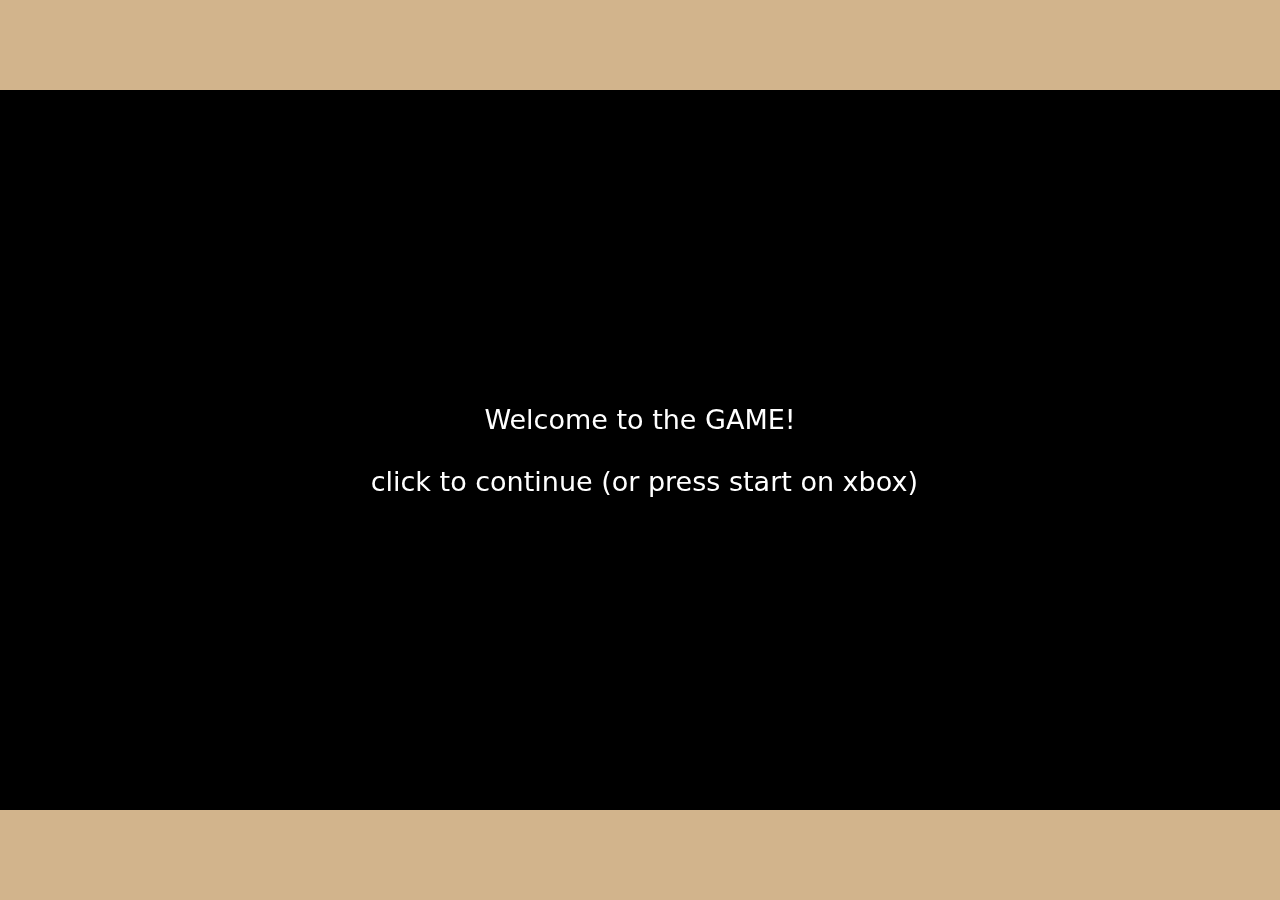
<file: games/platformer1/index.html>
<!DOCTYPE html>
<html>
  <head>
    <title>The Platformer</title>
    <link rel="shortcut icon" type="image/png" href="assets/icon.png">
  </head>
  <script>
    document.addEventListener('contextmenu', event => event.preventDefault());
    document.onkeydown = function (event) {
    if (event.keyCode == 123) {
        return false;}}
    document.addEventListener('keydown', function(event) {
    if (event.shiftKey) {
        return false;}});
// Audio
bg_music = new Audio('assets/audio/main music.ogg')
bg_music.loop = true
death = new Audio('assets/audio/death.mp3')
complete = new Audio('assets/audio/LevelDone.mp3')
click = new Audio('assets/audio/lever.ogg')
tutorialPop = new Audio('assets/audio/pop.ogg')
seperateAudio = new Audio('assets/audio/seperateAudio.mp3')
  </script>
<script>
if(/Android/i.test(navigator.userAgent)) {
  console.log("On android");
} else if(/webOS|BlackBerry|IEMobile|Opera Mini/i.test(navigator.userAgent)) {
  console.log("Not supported");
} else {
  console.log("On desktop");
}
</script>

<script src="taptapir/taptapir.js"></script>
<script src="taptapir/taptapir_gamepad.js"></script>
<script type="text/javascript">
True = true;
False = false;
ASSETS_FOLDER = 'assets/';
set_orientation('landscape');
set_background_color("rgb(210,180,140)");
set_window_color("rgb(23,23,23)");
set_scale(0x1);
distance_2d = distance;
function EditorCamera() {
  editorMode = True;
}
jumping = False;
canMove = False;
canJump = True;
hiddenbuttoncounter = 0x0;
collider_objects = [];
moving_blocks = [];
laserbeams = [];
levers = [];
gravity = 0x0;
velocity = 0x0;
speed = 0.005;
movingBlockSpeed = 0.002;
groundLevel = 0x0;
// Delta time for framerate independence
lastTime = performance.now();
deltaTime = 0;
collidingLeft = False;
collidingRight = False;
startLevel = False;
editorMode = False;
FinishedLevelOne = False;
FinishedLevelTwo = False;
FinishedLevelThree = False;
TutorialJump = True;
cameFromLevel1 = False;
cameFromLevel2 = False;
cameFromLevel3 = False;
TutorialCompleteExist = False;
function Block(_0x1551cf = 0x0, _0x24d49e = 0x0, _0x54764c = "textures/grass_side.png") {
  block = new Entity({
    'x': _0x1551cf,
    'y': _0x24d49e,
    'z': player.z,
    'texture': _0x54764c,
    'scale': 0.05,
    'ypos': _0x24d49e + 0.05
  });
  collider_objects.push(block);
  return block;
}
function Moving_Block(_0xb4d644 = 0x0, _0xa0bfde = 0x0, _0x37cf34 = 0.8, _0x270892 = 1.2, _0x5c7dd5 = "textures/moving_platform.png") {
  moving_block = new Entity({
    'x': _0xb4d644,
    'y': _0xa0bfde,
    'z': player.z,
    'texture': _0x5c7dd5,
    'scale': 0.05,
    'ypos': _0xa0bfde + 0.05,
    'fromX': _0x37cf34,
    'toX': _0x270892,
    'movingRight': True
  });
  collider_objects.push(moving_block);
  moving_blocks.push(moving_block);
  return moving_block;
}
function Laserbeam(_0x114827 = 0x0, _0x3ce197 = 0x0) {
  laserHold = new Entity({
    'x': _0x114827,
    'y': _0x3ce197,
    'z': player.z,
    'color': color.gray,
    'scale': 0.05,
    'z': -0x1
  });
  laserbeam = new Entity({
    'x': _0x114827 - 0.0005,
    'y': _0x3ce197 - 0.1465,
    'scale': [0.025, 0.25],
    'color': color.red,
    'z': 0x1
  });
  collider_objects.push(laserHold);
  laserbeams.push(laserbeam);
  laserbeam;
  return laserHold;
}
function LaserbeamFunc() {
  for (var _0xea93f8 of laserbeams) {
    if (player.x <= _0xea93f8.x + 0.025 && player.x >= _0xea93f8.x - 0.025 && player.y <= _0xea93f8.y + 0.12 && player.y >= _0xea93f8.y - 0.12 && _0xea93f8.alpha == 0x1) {
      deathFunc();
    }
  }
}
function disabled() {
  for (var _0x31fdb3 of laserbeams) {
    _0x31fdb3.alpha = 0x0;
  }
  after(0x1, function () {
    enabled();
  });
}
function enabled() {
  for (var _0x4bdce6 of laserbeams) {
    _0x4bdce6.alpha = 0x1;
  }
  after(0x1, function () {
    disabled();
  });
}
enabled();
new Entity({
  'update': LaserbeamFunc,
  'x': -0x98967f
});
function Lever(_0x4c58f9 = 0x0, _0x4c09de = 0.15) {
  lever = new Entity({
    'flipped': False,
    'x': _0x4c58f9,
    'y': _0x4c09de,
    'texture': "textures/lever_on.png",
    'scale': [0.035, 0.06]
  });
  levers.push(lever);
  return levers;
}
function LeverUpdate() {
  for (var _0x1ceae1 of levers) {
    dist = distance_2d(player.xy, _0x1ceae1.xy);
    if (dist <= 0.045 && key == 'e') {
      _0x1ceae1.flipped = !_0x1ceae1.flipped;
      click.pause();
      click.currentTime = 0x0;
      click.play();
    }
    if (_0x1ceae1.flipped === True) {
      _0x1ceae1.texture = 'textures/lever_on.png';
    } else {
      _0x1ceae1.texture = "textures/lever_off.png";
    }
  }
}
new Entity({
  'input': LeverUpdate,
  'x': 0xde0b6b3a7640000
});
function update() {
  // Calculate delta time for framerate independence
  const currentTime = performance.now();
  deltaTime = Math.min((currentTime - lastTime) / 16.67, 4); // Normalize to 60fps, cap at 4x speed
  lastTime = currentTime;
  
  if (hiddenbuttoncounter === 0x3) {
    hiddenbuttoncounter += 0x1;
    glitch = new Entity({
      'texture': "textures/regular sus.gif",
      'parent': camera
    });
    bg_music.pause();
    seperateAudio.play();
    canMove = False;
    canJump = False;
    after(0x1b, function () {
      bg_music.play();
      canMove = True;
      canJump = True;
    });
  }
  speed = 0.005;
  ground = groundLevel;
  deaths_text.text = "Deaths: " + deaths;
  sky.x = camera.x * 0x1;
  sky.y = camera.y * 0x1;
  if (!editorMode) {
    camera.x = lerp(camera.x, player.x, 0.025 * deltaTime);
    camera.y = lerp(camera.y, player.y + 0.2, 0.025 * deltaTime);
  }
  for (var _0x1ee185 of collider_objects) {
    if (player.x >= _0x1ee185.x - 0.05 && player.x <= _0x1ee185.x && player.y === _0x1ee185.y && player.y >= _0x1ee185.y + 0.5) {
      collidingRight = True;
    } else {
      after(0.1, function () {
        collidingRight = False;
      });
    }
    if (player.x <= _0x1ee185.x + 0.05 && player.x >= _0x1ee185.x && player.y === _0x1ee185.y) {
      collidingLeft = True;
    }
    if (_0x1ee185.x > 0x0) {
      if (player.y >= _0x1ee185.ypos && player.x >= _0x1ee185.x - 0.042 && player.x <= _0x1ee185.x + 0.042) {
        ground = max(ground, _0x1ee185.ypos);
      }
    } else if (_0x1ee185.x < 0x0) {
      if (player.y >= _0x1ee185.ypos && player.x <= _0x1ee185.x + 0.042 && player.x >= _0x1ee185.x - 0.042) {
        ground = max(ground, _0x1ee185.ypos);
      }
    } else {
      ground = max(ground, 0x0);
    }
    if (held_keys.a) {
      collidingRight = False;
    }
  }
  if (editorMode) {
    if (held_keys.w) {
      camera.y += speed * deltaTime;
    }
    if (held_keys.a) {
      camera.x -= speed * deltaTime;
    }
    if (held_keys.s) {
      camera.y -= speed * deltaTime;
    }
    if (held_keys.d) {
      camera.x += speed * deltaTime;
    }
  }
  if (held_keys.d && canMove && !collidingRight && !editorMode || held_keys["gamepad dpad right"] && canMove && !collidingRight && !editorMode) {
    player.x += speed * deltaTime;
    collidingLeft = False;
    player.texture = textureHolder1.texture;
  }
  if (held_keys.a && canMove && !collidingLeft && !editorMode || held_keys["gamepad dpad left"] && canMove && !collidingRight && !editorMode) {
    player.x -= speed * deltaTime;
    collidingRight = False;
    player.texture = textureHolder2.texture;
  }
  if (velocity <= 0x0) {
    if (player.y >= ground) {
      gravity += 0.00035 * deltaTime;
      player.y -= (0.0007 + gravity) * deltaTime;
    }
    if (player.y <= ground) {
      jumping = False;
      player.y = ground;
    }
  }
  if (velocity > 0x0) {
    player.y += (velocity / 0x3c) * deltaTime;
    velocity -= 0.1 * deltaTime;
  }
  if (startLevel === True) {
    player.x = blockOne.x;
    player.y = blockOne.y + 0.05;
    startLevel = False;
  }
  if (player.y === 0x0) {
    deathFunc();
  }
  for (var _0x28b557 of moving_blocks) {
    if (player.x >= _0x28b557.x - 0.025 && player.x <= _0x28b557.x + 0.025 && player.y >= _0x28b557.y - 0.05 && player.y <= _0x28b557.y + 0.05) {
      if (player.y <= _0x28b557.y + 0.05) {
        player.x = _0x28b557.x;
      }
    }
  }
  for (var _0x28b557 of moving_blocks) {
    if (_0x28b557.x >= _0x28b557.toX) {
      _0x28b557.movingRight = False;
    }
    if (_0x28b557.x <= _0x28b557.fromX) {
      _0x28b557.movingRight = True;
    }
    if (_0x28b557.movingRight) {
      if (_0x28b557.x <= _0x28b557.toX) {
        _0x28b557.x += movingBlockSpeed * deltaTime;
      }
    }
    if (!_0x28b557.movingRight) {
      if (_0x28b557.x >= _0x28b557.fromX) {
        _0x28b557.x -= movingBlockSpeed * deltaTime;
      }
    }
  }
}
function deathFunc() {
  startLevel = True;
  deaths += 0x1;
  death.pause();
  death.currentTime = 0x0;
  death.play();
}
function JumpFunc() {
  if (!editorMode && !jumping && canJump) {
    ground = player.y;
    velocity = 1.2;
    gravity = 0x0;
    jumping = True;
    if (!TutorialJump) {
      TutorialJump = True;
      if (/Android|iPhone|iPad|iPod/i.test(navigator.userAgent)) {
        MobileTutorial2();
      } else {
        ComputerTutorial2();
      }
    }
  }
}
player = new Entity({
  'texture': "textures/player_right.png",
  'scale': 0.05
});
// Initialize delta time
lastTime = performance.now();
textureHolder1 = new Entity({
  'scale': 0.1,
  'x': 0xe8d4a50fff,
  'texture': "textures/player_right.png"
});
textureHolder2 = new Entity({
  'scale': 0.1,
  'x': 0xe8d4a50fff,
  'texture': "textures/player_left.png"
});
sky = new Entity({
  'texture': "textures/sky.png",
  'scale': [1.8, 1.005],
  'z': 0xa
});
deaths = 0x0;
deaths_text = new Text({
  'parent': camera,
  'text_origin': [0x0, 0x0],
  'scale': 0.75,
  'y': 0.4,
  'text_size': 0x5,
  'text_color': color.white
});
function Tutorial() {
  canMove = True;
  startLevel = True;
  blockOne = Block(x = 0.1, y = 0.15);
}
function level1() {
  canMove = True;
  startLevel = True;
  after(0x14, function () {
    hiddenButtonOne = new Button({
      'x': 0x0,
      'y': 0.25,
      'scale': 0.05,
      'color': color.gray,
      'parent': scene,
      'alpha': 0.25
    });
    cameFromLevel1 = True;
    hiddenButtonOne.on_click = function () {
      tutorialPop.play();
      hiddenbuttoncounter += 0x1;
      destroy(hiddenButtonOne);
    };
  });
  blockOne = Block(x = 0.1, y = 0.15);
  blockTwo = Block(x = 0.2, y = 0.2);
  blockThree = Block(x = 0.3, y = 0.2);
  blockFour = Block(x = 0.4, y = 0.3);
  blockFive = Block(x = 0.5, y = 0.35);
  blockSix = Block(x = 0.7, y = 0.3);
  movingBlockOne = Moving_Block(x = 0.75, y = 0.3, fromX = 0.75, toX = 1.2);
  blockSeven = Block(x = 1.25, y = 0.3);
  movingBlockTwo = Moving_Block(x = 1.3, y = 0.4, fromX = 1.3, toX = 1.6);
  blockEight = Block(x = 1.65, y = 0.35);
  blockNine = Block(x = 1.75, y = 0.35);
  finishFlag = new Entity({
    'scale': [0.05, 0.1],
    'texture': "textures/finish.png",
    'x': 1.75,
    'y': 0.425,
    'update': flag
  });
}
function flag() {
  dist = distance_2d(player.xy, finishFlag.xy);
  if (dist <= 0.03 && FinishedLevelOne === False) {
    l1.enabled = True;
    FinishedLevelOne = True;
    currentLevel = 0x2;
    localStorage.setItem("curentLevel", currentLevel);
    bg_music.pause();
    bg_music.currentTime = 0x0;
    complete.play();
    destroy(finishFlag);
    after(0x3, function () {
      bg_music.play();
    });
    for (var _0x5b1f29 of collider_objects) {
      destroy(_0x5b1f29);
    }
    for (var _0x1e6062 of moving_blocks) {
      destroy(_0x1e6062);
    }
  }
}
function level2() {
  if (cameFromLevel1) {
    destroy(hiddenButtonOne);
  }
  canMove = True;
  startLevel = True;
  after(0x14, function () {
    cameFromLevel2 = True;
    hiddenButtonTwo = new Button({
      'x': 0.55,
      'y': 0.6,
      'scale': 0.05,
      'color': color.gray,
      'parent': scene,
      'alpha': 0.25
    });
    hiddenButtonTwo.on_click = function () {
      tutorialPop.play();
      hiddenbuttoncounter += 0x1;
      destroy(hiddenButtonTwo);
    };
  });
  blockOne = Block(x = 0.1, y = 0.15);
  blockTwo = Block(x = 0.23, y = 0.26);
  blockThree = Block(x = 0.35, y = 0.35);
  laserOne = Laserbeam(x = 0.16, y = 0.55);
  movingBlockOne = Moving_Block(x = 0.4, y = 0.35, fromX = 0.4, toX = 0.7);
  blockFour = Block(x = 0.75, y = 0.35);
  laserTwo = Laserbeam(x = 0.8, y = 0.6);
  blockFive = Block(x = 0.85, y = 0.35);
  blockSix = Block(x = 0x1, y = 0.4);
  movingBlockTwo = Moving_Block(x = 1.05, y = 0.45, fromX = 1.05, toX = 1.3);
  blockSeven = Block(x = 1.35, y = 0.45);
  L2finishFlag = new Entity({
    'scale': [0.05, 0.1],
    'texture': "textures/finish.png",
    'x': 1.35,
    'y': 0.525,
    'update': flag2
  });
}
function flag2() {
  dist = distance(player.xy, L2finishFlag.xy);
  if (dist <= 0.028) {
    destroy(L2finishFlag);
    currentLevel = 0x3;
    localStorage.setItem('curentLevel', currentLevel);
    l2.enabled = True;
    bg_music.pause();
    bg_music.currentTime = 0x0;
    complete.play();
    after(0x3, function () {
      bg_music.play();
    });
    for (var _0x451ecf of collider_objects) {
      destroy(_0x451ecf);
    }
    for (var _0x36231f of moving_blocks) {
      destroy(_0x36231f);
    }
    for (var _0x5d355b of laserbeams) {
      destroy(_0x5d355b);
    }
  }
}
function level3() {
  if (cameFromLevel2) {
    destroy(hiddenButtonTwo);
  }
  canMove = True;
  startLevel = True;
  after(0x14, function () {
    cameFromLevel3 = True;
    hiddenButtonThree = new Button({
      'x': 0.75,
      'y': 0.8,
      'scale': 0.05,
      'color': color.gray,
      'parent': scene,
      'alpha': 0.25
    });
    hiddenButtonThree.on_click = function () {
      tutorialPop.play();
      hiddenbuttoncounter += 0x1;
      destroy(hiddenButtonThree);
    };
  });
  blockOne = Block(x = 0.1, y = 0.15);
  blockTwo = Block(x = 0.25, y = 0.25);
  movingBlockOne = Moving_Block(x = 0.3, y = 0.3, fromX = 0.3, toX = 0.5);
  blockThree = Block(x = 0.6, y = 0.4);
  laserOne = Laserbeam(x = 0.65, y = 0.65);
  blockFour = Block(x = 0.7, y = 0.5);
  laserTwo = Laserbeam(x = 0.75, y = 0.75);
  blockFive = Block(x = 0.8, y = 0.5);
  blockSix = Block(x = 0.95, y = 0.6);
  blockSeven = Block(x = 0x1, y = 0.6);
  L3finishFlag = new Entity({
    'scale': [0.05, 0.1],
    'texture': "textures/finish.png",
    'x': 0x1,
    'y': 0.675,
    'update': flag3
  });
}
function flag3() {
  dist = distance(player.xy, L3finishFlag.xy);
  if (dist <= 0.028) {
    destroy(L3finishFlag);
    currentLevel = 0x4;
    localStorage.setItem("curentLevel", currentLevel);
    l3.enabled = True;
    bg_music.pause();
    bg_music.currentTime = 0x0;
    complete.play();
    after(0x3, function () {
      bg_music.play();
    });
    for (var _0x2b1376 of collider_objects) {
      destroy(_0x2b1376);
    }
    for (var _0x9f1d08 of moving_blocks) {
      destroy(_0x9f1d08);
    }
    for (var _0x5e9764 of laserbeams) {
      destroy(_0x5e9764);
    }
  }
}
function levelFinished() {
  if (cameFromLevel3) {
    destroy(hiddenButtonThree);
  }
  canMove = True;
  startLevel = True;
  blockOne = Block(x = 0.1, y = 0.15);
  blockTwo = Block(x = 0.15, y = 0.15);
  blockThree = Block(x = 0.2, y = 0.15);
  blockFour = Block(x = 0.25, y = 0.15);
  movingPlatformOne = Moving_Block(x = 0.3, y = 0.15, fromX = 0.3, toX = 0.9);
  blockThree = Block(x = 0.9, y = 0.2);
  tutorialPop.play();
  lf1 = new Text({
    'text': "Congrats! You finished!",
    'color': color.clear,
    'parent': camera,
    'y': -0.25,
    'x': 0.3
  });
  after(0x2, function () {
    destroy(lf1);
    tutorialPop.play();
    lf2 = new Text({
      'text': "Thanks for playing!",
      'color': color.clear,
      'parent': camera,
      'y': -0.25,
      'x': 0.3
    });
    after(0xa, function () {
      destroy(lf2);
      currentLevel = 0x0;
      localStorage.setItem("Interacted", '1');
      window.parent.postMessage("user-interacted", '*');
      localStorage.setItem("curentLevel", currentLevel);
      location.reload();
    });
  });
}
currentLevel = localStorage.getItem("curentLevel");
if (currentLevel === null) {
  currentLevel = 0x0;
  localStorage.setItem("curentLevel", currentLevel);
  location.reload();
}
startGame = new Button({
  'scale': 0x3,
  'color': color.black,
  'text_color': "white",
  'text': "Click to start! (or press start on xbox)",
  'z': -0x9
});
startGame.enabled = False;
startGame.on_click = function () {
  startGame.enabled = False;
  bg_music.play();
};
if (currentLevel === '0') {
  Tutorial();
}
if (currentLevel === '1') {
  level1();
  startGame.enabled = True;
}
if (currentLevel === '2') {
  level2();
  print("loaded level 2");
  startGame.enabled = True;
}
if (currentLevel === '3') {
  level3();
  startGame.enabled = True;
}
if (currentLevel === '4') {
  levelFinished();
}
eVar = False;
function MobileTutorial() {
  tutorialPop.play();
  tut1 = new Text({
    'text': "Hi.",
    'color': color.clear,
    'parent': camera,
    'y': -0.25,
    'x': 0.3
  });
  after(0x2, function () {
    destroy(tut1);
    tutorialPop.play();
    tut2 = new Text({
      'text': "And welcome to the platformer!",
      'color': color.clear,
      'parent': camera,
      'y': -0.25,
      'x': 0.3
    });
    after(0x2, function () {
      destroy(tut2);
      tutorialPop.play();
      tut3 = new Text({
        'text': "Move the joystick up to jump!",
        'color': color.clear,
        'parent': camera,
        'y': -0.25,
        'x': 0.3
      });
      TutorialJump = False;
    });
  });
}
function MobileTutorial2() {
  destroy(tut3);
  tutorialPop.play();
  tut4 = new Text({
    'text': "Nicely done!",
    'color': color.clear,
    'parent': camera,
    'y': -0.25,
    'x': 0.3
  });
  after(0x2, function () {
    destroy(tut4);
    tutorialPop.play();
    tut5 = new Text({
      'text': "Move around by gliding the joystick left and right.",
      'color': color.clear,
      'parent': camera,
      'y': -0.25,
      'x': 0.3
    });
    blockTwo = Block(x = 0.145, y = 0.15);
    blockThree = Block(x = 0.07, y = 0.15);
    blockFour = Block(x = 0.19, y = 0.15);
    blockFive = Block(x = 0.23, y = 0.15);
    updateHandlerForMobileControlsForTutorial = new Entity({
      'alpha': 0x0,
      'update': TestMovementMobile
    });
  });
}
eggandBaconSandwich = False;
function TestMovementMobile() {
  if (mobileMoveButton.x > -0.7 || mobileMoveButton < -0.78) {
    after(0x2, function () {
      if (!eggandBaconSandwich) {
        MobileTutorial3();
        eggandBaconSandwich = True;
      }
    });
  }
}
function MobileTutorial3() {
  destroy(tut5);
  tutorialPop.play();
  tut6 = new Text({
    'text': "Nice moving, you're a natural!",
    'color': color.clear,
    'parent': camera,
    'y': -0.25,
    'x': 0.3
  });
  after(0x2, function () {
    destroy(tut6);
    tutorialPop.play();
    tut7 = new Text({
      'text': "There are a few obstacles about.",
      'color': color.clear,
      'parent': camera,
      'y': -0.25,
      'x': 0.1
    });
    after(0x2, function () {
      destroy(tut7);
      tutorialPop.play();
      tut8 = new Text({
        'text': "For example, this moving block.",
        'color': color.clear,
        'parent': camera,
        'y': -0.25,
        'x': 0.3
      });
      movingPlatformOne = Moving_Block(x = 0.3, y = 0.15, fromX = 0.3, toX = 0.5);
      after(0x3, function () {
        destroy(tut8);
        tut9 = new Text({
          'text': "That's enough about that.",
          'color': color.clear,
          'parent': camera,
          'y': -0.25,
          'x': 0.3
        });
        tutorialPop.play();
        after(0x2, function () {
          destroy(tut9);
          tut9 = new Text({
            'text': "Let's move onto the main game!",
            'color': color.clear,
            'parent': camera,
            'y': -0.25,
            'x': 0.3
          });
          after(0x2, function () {
            TutorialFlagStuff();
          });
        });
      });
    });
  });
}
function ComputerTutorial() {
  tutorialPop.play();
  tut1 = new Text({
    'text': 'Hi.',
    'color': color.clear,
    'parent': camera,
    'y': -0.25,
    'x': 0.3
  });
  after(0x2, function () {
    destroy(tut1);
    tutorialPop.play();
    tut2 = new Text({
      'text': "And welcome to the platformer!",
      'color': color.clear,
      'parent': camera,
      'y': -0.25,
      'x': 0.3
    });
    after(0x2, function () {
      destroy(tut2);
      tutorialPop.play();
      tut3 = new Text({
        'text': "Press \"spacebar\" to jump!",
        'color': color.clear,
        'parent': camera,
        'y': -0.25,
        'x': 0.3
      });
      TutorialJump = False;
    });
  });
}
function ComputerTutorial2() {
  destroy(tut3);
  tutorialPop.play();
  tut4 = new Text({
    'text': "Nicely done!",
    'color': color.clear,
    'parent': camera,
    'y': -0.25,
    'x': 0.3
  });
  after(0x2, function () {
    destroy(tut4);
    tutorialPop.play();
    tut5 = new Text({
      'text': "Move around with \"A\" and \"D\"",
      'color': color.clear,
      'parent': camera,
      'y': -0.25,
      'x': 0.3
    });
    blockTwo = Block(x = 0.145, y = 0.15);
    blockThree = Block(x = 0.07, y = 0.15);
    blockFour = Block(x = 0.19, y = 0.15);
    blockFive = Block(x = 0.23, y = 0.15);
    inputHandlerForComputerControlsForTutorial = new Entity({
      'alpha': 0x0,
      'input': TestMovementComputer
    });
  });
}
function TestMovementComputer() {
  if (key === 'a' || key === 'd' || key == "gamepad dpad left" || key == "gamepad dpad right") {
    after(0x2, function () {
      if (!eggandBaconSandwich) {
        ComputerTutorial3();
        eggandBaconSandwich = True;
      }
    });
  }
}
function ComputerTutorial3() {
  destroy(tut5);
  tutorialPop.play();
  tut6 = new Text({
    'text': "Nice moving, you're a natural!",
    'color': color.clear,
    'parent': camera,
    'y': -0.25,
    'x': 0.3
  });
  after(0x2, function () {
    destroy(tut6);
    tutorialPop.play();
    tut7 = new Text({
      'text': "There are a few obstacles about.",
      'color': color.clear,
      'parent': camera,
      'y': -0.25,
      'x': 0.1
    });
    after(0x2, function () {
      destroy(tut7);
      tutorialPop.play();
      tut8 = new Text({
        'text': "For example, this moving block.",
        'color': color.clear,
        'parent': camera,
        'y': -0.25,
        'x': 0.3
      });
      movingPlatformOne = Moving_Block(x = 0.3, y = 0.15, fromX = 0.3, toX = 0.5);
      after(0x3, function () {
        destroy(tut8);
        tut9 = new Text({
          'text': "That's enough about that.",
          'color': color.clear,
          'parent': camera,
          'y': -0.25,
          'x': 0.3
        });
        tutorialPop.play();
        after(0x2, function () {
          destroy(tut9);
          tut9 = new Text({
            'text': "Let's move onto the main game!",
            'color': color.clear,
            'parent': camera,
            'y': -0.25,
            'x': 0.3
          });
          after(0x2, function () {
            TutorialFlagStuff();
          });
        });
      });
    });
  });
}
function TutorialFlagStuff() {
  currentLevel = 0x1;
  localStorage.setItem("curentLevel", currentLevel);
  if (!eVar) {
    eVar = True;
    destroy(tut9);
    bg_music.pause();
    bg_music.currentTime = 0x0;
    complete.play();
    after(0x3, function () {
      bg_music.play();
    });
    TutorialComplete = new Button({
      'scale': 0x3,
      'color': color.black,
      'text_color': "white",
      'text': "Tutorial Completed!",
      'z': -0x9
    });
    for (var _0x4cf1bf of collider_objects) {
      destroy(_0x4cf1bf);
    }
    TutorialCompleteExist = True;
    TutorialComplete.on_click = function () {
      collider_objects = [];
      moving_blocks = [];
      level1();
      destroy(movingPlatformOne);
      destroy(TutorialComplete);
    };
  }
}
if (currentLevel === '0') {
  intro_part_1 = new Button({
    'scale': 0x3,
    'color': color.black,
    'text_color': "white",
    'text': "Welcome to the GAME!\n\n click to continue (or press start on xbox)",
    'z': -0xa
  });
  intro_part_1.on_click = function () {
    intro_part_1.enabled = False;
    set_fullscreen(True);
    intro_part_2.enabled = True;
  };
  intro_part_2 = new Button({
    'enabled': False,
    'texture': "textures/the lads.png",
    'scale': 0x2,
    'color': color.black,
    'text_color': 'white',
    'text': "A game made by RangerRhino23 and Itsbailey X3525.",
    'z': -0x9
  });
  intro_part_2.on_click = function () {
    intro_part_2.enabled = False;
    bg_music.play();
    if (/Android|iPhone|iPad|iPod/i.test(navigator.userAgent)) {
      MobileTutorial();
    } else {
      ComputerTutorial();
    }
  };
}
C1 = False;
C2 = False;
C3 = False;
C4 = False;
function input(_0x80c46) {
  if (_0x80c46 === "space" || _0x80c46 === "gamepad a") {
    JumpFunc();
  }
  if (_0x80c46 == "gamepad start") {
    if (l1.enabled && !C1) {
      l1.on_click = '';
      C1 = True;
      after(1.2, function () {
        l1.enabled = False;
        collider_objects = [];
        moving_blocks = [];
        level2();
      });
    } else {
      if (l2.enabled && !C2) {
        l2.on_click = '';
        C2 = True;
        after(1.2, function () {
          l2.enabled = False;
          collider_objects = [];
          moving_blocks = [];
          laserbeams = [];
          level3();
        });
      } else {
        if (l3.enabled && !C3) {
          l3.on_click = '';
          C3 = True;
          after(1.2, function () {
            l3.enabled = False;
            collider_objects = [];
            moving_blocks = [];
            levelFinished();
          });
        } else if (TutorialCompleteExist) {
          if (TutorialComplete.enabled && !C4) {
            C4 = True;
            after(1.2, function () {
              TutorialComplete.enabled = False;
              collider_objects = [];
              moving_blocks = [];
              level1();
              destroy(movingPlatformOne);
              destroy(TutorialComplete);
            });
          }
        }
      }
    }
    if (startGame.enabled) {
      startGame.enabled = False;
      bg_music.play();
    }
    try {
      if (intro_part_1.enabled) {
        intro_part_1.enabled = False;
        set_fullscreen(True);
        intro_part_2.enabled = True;
      }
      if (intro_part_2.enabled) {
        intro_part_2.enabled = False;
        bg_music.play();
        if (/Android|iPhone|iPad|iPod/i.test(navigator.userAgent)) {
          MobileTutorial();
        } else {
          ComputerTutorial();
        }
      }
    } catch {
      ;
    }
  }
}
l1 = new Button({
  'scale': 0x3,
  'color': color.black,
  'text_color': "white",
  'text': "Level 1 complete!\n\n click to continue (or press start on xbox)",
  'z': -0x9
});
l1.enabled = False;
l1.on_click = function () {
  l1.on_click = '';
  after(1.2, function () {
    l1.enabled = False;
    collider_objects = [];
    moving_blocks = [];
    level2();
  });
};
l2 = new Button({
  'scale': 0x3,
  'color': color.black,
  'text_color': 'white',
  'text': "Level 2 complete!\n\n click to continue (or press start on xbox)",
  'z': -0x9
});
l2.enabled = False;
l2.on_click = function () {
  l2.on_click = '';
  after(1.2, function () {
    l2.enabled = False;
    collider_objects = [];
    moving_blocks = [];
    laserbeams = [];
    level3();
  });
};
l3 = new Button({
  'scale': 0x3,
  'color': color.black,
  'text_color': "white",
  'text': "Level 3 complete!\n\n click to continue (or press start on xbox)",
  'z': -0x9
});
l3.enabled = False;
l3.on_click = function () {
  l3.on_click = '';
  after(1.2, function () {
    l3.enabled = False;
    collider_objects = [];
    moving_blocks = [];
    levelFinished();
  });
};
mobileMoveLeft = False;
mobileMoveRight = False;
function MobileControlsFunc() {
  if (mobileMoveButton.y > -0.16) {
    mobileMoveButton.y = -0.16;
    JumpFunc();
  }
  if (mobileMoveButton.y < -0.3) {
    mobileMoveButton.y = -0.3;
  }
  if (mobileMoveButton.x >= mobileMoveButtonLeft.x - 0.2) {
    mobileMoveButton.x = mobileMoveButtonLeft.x - 0.2;
  }
  if (mobileMoveButton.x > -0.7) {
    player.x += speed * deltaTime;
    collidingLeft = False;
    player.texture = textureHolder1.texture;
  }
  if (mobileMoveButton.x < -0.78) {
    player.x -= speed * deltaTime;
    collidingRight = False;
    player.texture = textureHolder2.texture;
  }
  if (!mobileMoveButton.dragging) {
    mobileMoveButton.x = -0.7;
    mobileMoveButton.y = -0.3;
  }
}
function MobileControls() {
  new Entity({
    'update': MobileControlsFunc,
    'alpha': 0x0
  });
  mobileMoveButton = new Button({
    'draggable': True,
    'x': -0.7,
    'y': -0.3,
    'color': color.white,
    'scale': 0.2
  });
  mobileMoveButtonLeft = new Entity({
    'alpha': 0x0,
    'x': -0.3,
    'y': -0.3,
    'scale': 0.01,
    'parent': camera
  });
  mobileMoveButtonRight = new Entity({
    'alpha': 0x0,
    'x': -0.48,
    'y': -0.3,
    'scale': 0.01,
    'parent': camera
  });
  mobileMoveButtonUp = new Entity({
    'alpha': 0x0,
    'x': -0.39,
    'y': -0.18,
    'scale': 0.01,
    'parent': camera
  });
}
print("Why you looking here");
if (/Android/i.test(navigator.userAgent)) {
  MobileControls();
} else {
  print("This device is ! supported for mobile controls.");
  {
    console.log("Device: " + navigator.userAgent);
  }
}

</script><script src="taptapir/sunsnake_compiler.js"></script></html>
</file>
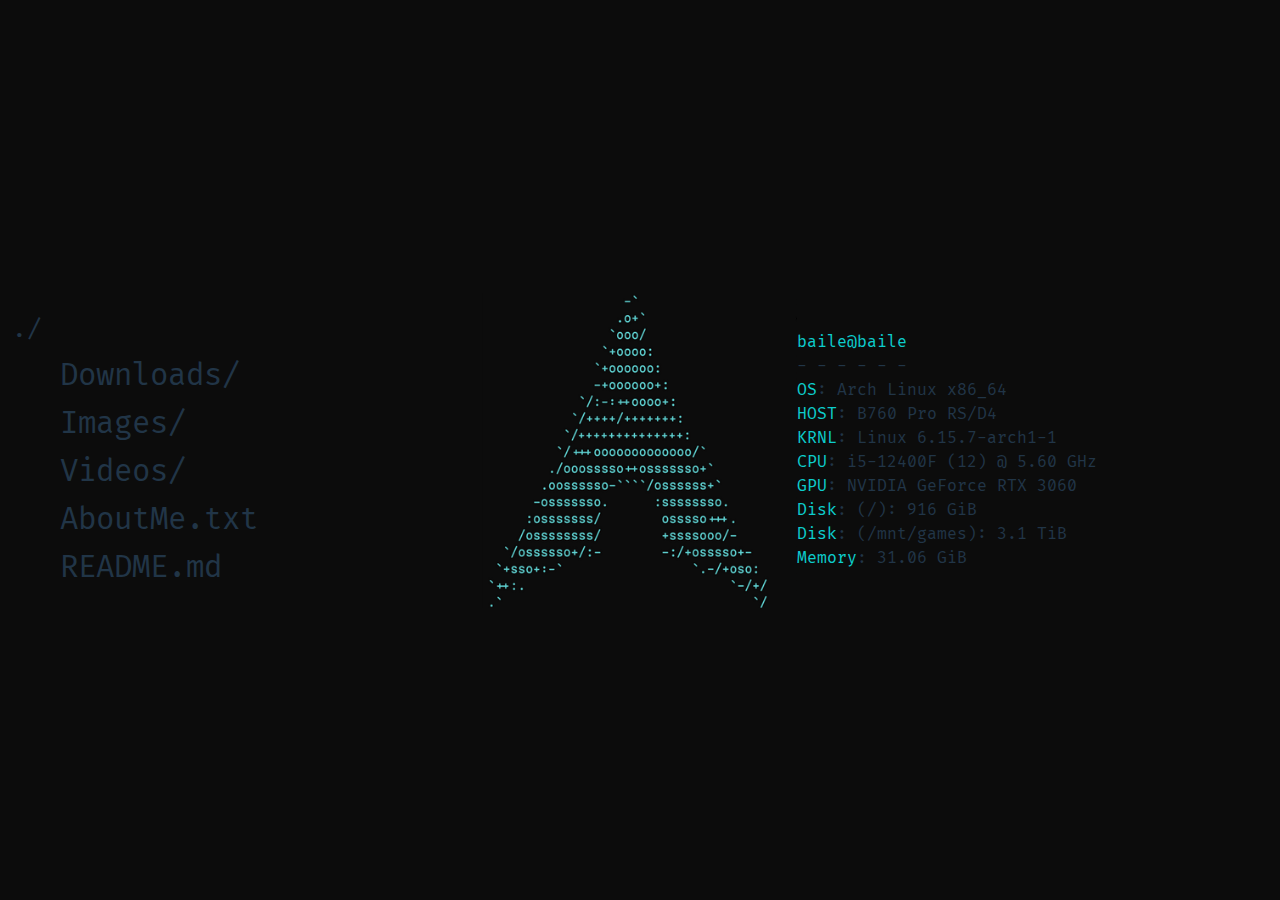
<file: portfolio.html>
<!DOCTYPE html>
<html lang="en" class="h-screen">
<head>
    <meta charset="UTF-8">
    <meta name="viewport" content="width=device-width, initial-scale=1.0">
    <title>Portfolio</title>
  <script type="module" crossorigin src="/assets/portfolio-DJRct5fc.js"></script>
  <link rel="modulepreload" crossorigin href="/assets/modulepreload-polyfill-B5Qt9EMX.js">
  <link rel="stylesheet" crossorigin href="/assets/style-Cqn9CdYi.css">
</head>
<body class="bg-[#0c0c0c] relative font-[firaCode] h-screen w-screen select-none">
    <div class="flex h-full w-full">
    <!--Left side-->
        <div class="mt-auto mb-auto pl-3 text-2xl max-w-2/3">
            <p id="path" class="cursor-pointer" onclick="changeDir('', true)">
                ./
            </p>
            <div id="currentDir" class="flex flex-col justify-center items-start">
            </div>
        </div>
    <!--Right side-->
    <div id="consoleContents" class="flex pl-10 justify-center items-center h-full w-full flex-wrap overflow-auto">
        <img class="h-[35%]" src="/assets/portfolio/Arch.png">
        <div class="flex flex-col">
            <p class="text-[#0dcdcd]">baile@baile</p>
            <p>- - - - - -</p>
            <p><data class="text-[rgb(13,205,205)]">OS</data>: Arch Linux x86_64</p>
            <p><data class="text-[rgb(13,205,205)]">HOST</data>: B760 Pro RS/D4</p>
            <p><data class="text-[rgb(13,205,205)]">KRNL</data>: Linux 6.15.7-arch1-1</p>
            <p><data class="text-[#0dcdcd]">CPU</data>: i5-12400F (12) @ 5.60 GHz</p>
            <p><data class="text-[#0dcdcd]">GPU</data>: NVIDIA GeForce RTX 3060</p>
            <p><data class="text-[#0dcdcd]">Disk</data>: (/): 916 GiB</p>
            <p><data class="text-[#0dcdcd]">Disk</data>: (/mnt/games): 3.1 TiB</p>
            <p><data class="text-[#0dcdcd]">Memory</data>: 31.06 GiB</p>
        </div>
    </div>
</div>

    <!-- Just in case I need it again
    <div class=" bg-gray-600 absolute top-0 left-0 z-50 flex justify-center w-[90%] h-[90%] m-[5%] select-text">
        test
    </div>-->
</body>
</html>
</file>
<file: assets/style-Cqn9CdYi.css>
/*! tailwindcss v4.1.11 | MIT License | https://tailwindcss.com */@layer properties{@supports (((-webkit-hyphens:none)) and (not (margin-trim:inline))) or ((-moz-orient:inline) and (not (color:rgb(from red r g b)))){*,:before,:after,::backdrop{--tw-translate-x:0;--tw-translate-y:0;--tw-translate-z:0;--tw-rotate-x:initial;--tw-rotate-y:initial;--tw-rotate-z:initial;--tw-skew-x:initial;--tw-skew-y:initial;--tw-space-y-reverse:0;--tw-border-style:solid;--tw-font-weight:initial;--tw-shadow:0 0 #0000;--tw-shadow-color:initial;--tw-shadow-alpha:100%;--tw-inset-shadow:0 0 #0000;--tw-inset-shadow-color:initial;--tw-inset-shadow-alpha:100%;--tw-ring-color:initial;--tw-ring-shadow:0 0 #0000;--tw-inset-ring-color:initial;--tw-inset-ring-shadow:0 0 #0000;--tw-ring-inset:initial;--tw-ring-offset-width:0px;--tw-ring-offset-color:#fff;--tw-ring-offset-shadow:0 0 #0000;--tw-outline-style:solid;--tw-blur:initial;--tw-brightness:initial;--tw-contrast:initial;--tw-grayscale:initial;--tw-hue-rotate:initial;--tw-invert:initial;--tw-opacity:initial;--tw-saturate:initial;--tw-sepia:initial;--tw-drop-shadow:initial;--tw-drop-shadow-color:initial;--tw-drop-shadow-alpha:100%;--tw-drop-shadow-size:initial;--tw-duration:initial;--tw-ease:initial}}}@layer theme{:root,:host{--font-sans:ui-sans-serif,system-ui,sans-serif,"Apple Color Emoji","Segoe UI Emoji","Segoe UI Symbol","Noto Color Emoji";--font-mono:ui-monospace,SFMono-Regular,Menlo,Monaco,Consolas,"Liberation Mono","Courier New",monospace;--color-red-500:oklch(63.7% .237 25.331);--color-red-600:oklch(57.7% .245 27.325);--color-green-400:oklch(79.2% .209 151.711);--color-green-500:oklch(72.3% .219 149.579);--color-blue-400:oklch(70.7% .165 254.624);--color-violet-400:oklch(70.2% .183 293.541);--color-gray-300:oklch(87.2% .01 258.338);--color-gray-500:oklch(55.1% .027 264.364);--color-gray-600:oklch(44.6% .03 256.802);--color-gray-700:oklch(37.3% .034 259.733);--color-gray-800:oklch(27.8% .033 256.848);--color-gray-900:oklch(21% .034 264.665);--color-black:#000;--color-white:#fff;--spacing:.25rem;--container-md:28rem;--container-2xl:42rem;--container-4xl:56rem;--container-6xl:72rem;--text-sm:.875rem;--text-sm--line-height:calc(1.25/.875);--text-xl:1.25rem;--text-xl--line-height:calc(1.75/1.25);--text-2xl:1.5rem;--text-2xl--line-height:calc(2/1.5);--text-3xl:1.875rem;--text-3xl--line-height: 1.2 ;--text-4xl:2.25rem;--text-4xl--line-height:calc(2.5/2.25);--font-weight-bold:700;--radius-md:.375rem;--radius-lg:.5rem;--radius-xl:.75rem;--radius-2xl:1rem;--ease-in-out:cubic-bezier(.4,0,.2,1);--default-transition-duration:.15s;--default-transition-timing-function:cubic-bezier(.4,0,.2,1);--default-font-family:var(--font-sans);--default-mono-font-family:var(--font-mono)}}@layer base{*,:after,:before,::backdrop{box-sizing:border-box;border:0 solid;margin:0;padding:0}::file-selector-button{box-sizing:border-box;border:0 solid;margin:0;padding:0}html,:host{-webkit-text-size-adjust:100%;tab-size:4;line-height:1.5;font-family:var(--default-font-family,ui-sans-serif,system-ui,sans-serif,"Apple Color Emoji","Segoe UI Emoji","Segoe UI Symbol","Noto Color Emoji");font-feature-settings:var(--default-font-feature-settings,normal);font-variation-settings:var(--default-font-variation-settings,normal);-webkit-tap-highlight-color:transparent}hr{height:0;color:inherit;border-top-width:1px}abbr:where([title]){-webkit-text-decoration:underline dotted;text-decoration:underline dotted}h1,h2,h3,h4,h5,h6{font-size:inherit;font-weight:inherit}a{color:inherit;-webkit-text-decoration:inherit;text-decoration:inherit}b,strong{font-weight:bolder}code,kbd,samp,pre{font-family:var(--default-mono-font-family,ui-monospace,SFMono-Regular,Menlo,Monaco,Consolas,"Liberation Mono","Courier New",monospace);font-feature-settings:var(--default-mono-font-feature-settings,normal);font-variation-settings:var(--default-mono-font-variation-settings,normal);font-size:1em}small{font-size:80%}sub,sup{vertical-align:baseline;font-size:75%;line-height:0;position:relative}sub{bottom:-.25em}sup{top:-.5em}table{text-indent:0;border-color:inherit;border-collapse:collapse}:-moz-focusring{outline:auto}progress{vertical-align:baseline}summary{display:list-item}ol,ul,menu{list-style:none}img,svg,video,canvas,audio,iframe,embed,object{vertical-align:middle;display:block}img,video{max-width:100%;height:auto}button,input,select,optgroup,textarea{font:inherit;font-feature-settings:inherit;font-variation-settings:inherit;letter-spacing:inherit;color:inherit;opacity:1;background-color:#0000;border-radius:0}::file-selector-button{font:inherit;font-feature-settings:inherit;font-variation-settings:inherit;letter-spacing:inherit;color:inherit;opacity:1;background-color:#0000;border-radius:0}:where(select:is([multiple],[size])) optgroup{font-weight:bolder}:where(select:is([multiple],[size])) optgroup option{padding-inline-start:20px}::file-selector-button{margin-inline-end:4px}::placeholder{opacity:1}@supports (not ((-webkit-appearance:-apple-pay-button))) or (contain-intrinsic-size:1px){::placeholder{color:currentColor}@supports (color:color-mix(in lab,red,red)){::placeholder{color:color-mix(in oklab,currentcolor 50%,transparent)}}}textarea{resize:vertical}::-webkit-search-decoration{-webkit-appearance:none}::-webkit-date-and-time-value{min-height:1lh;text-align:inherit}::-webkit-datetime-edit{display:inline-flex}::-webkit-datetime-edit-fields-wrapper{padding:0}::-webkit-datetime-edit{padding-block:0}::-webkit-datetime-edit-year-field{padding-block:0}::-webkit-datetime-edit-month-field{padding-block:0}::-webkit-datetime-edit-day-field{padding-block:0}::-webkit-datetime-edit-hour-field{padding-block:0}::-webkit-datetime-edit-minute-field{padding-block:0}::-webkit-datetime-edit-second-field{padding-block:0}::-webkit-datetime-edit-millisecond-field{padding-block:0}::-webkit-datetime-edit-meridiem-field{padding-block:0}:-moz-ui-invalid{box-shadow:none}button,input:where([type=button],[type=reset],[type=submit]){appearance:button}::file-selector-button{appearance:button}::-webkit-inner-spin-button{height:auto}::-webkit-outer-spin-button{height:auto}[hidden]:where(:not([hidden=until-found])){display:none!important}}@layer components;@layer utilities{.pointer-events-none{pointer-events:none}.visible{visibility:visible}.absolute{position:absolute}.fixed{position:fixed}.relative{position:relative}.static{position:static}.top-0{top:calc(var(--spacing)*0)}.top-3{top:calc(var(--spacing)*3)}.top-10{top:calc(var(--spacing)*10)}.top-12{top:calc(var(--spacing)*12)}.right-3{right:calc(var(--spacing)*3)}.bottom-5{bottom:calc(var(--spacing)*5)}.left-0{left:calc(var(--spacing)*0)}.left-1\/2{left:50%}.z-3{z-index:3}.z-50{z-index:50}.container{width:100%}@media (min-width:40rem){.container{max-width:40rem}}@media (min-width:48rem){.container{max-width:48rem}}@media (min-width:64rem){.container{max-width:64rem}}@media (min-width:80rem){.container{max-width:80rem}}@media (min-width:96rem){.container{max-width:96rem}}.m-\[5\%\]{margin:5%}.m-auto{margin:auto}.mx-auto{margin-inline:auto}.mt-2{margin-top:calc(var(--spacing)*2)}.mt-3{margin-top:calc(var(--spacing)*3)}.mt-4{margin-top:calc(var(--spacing)*4)}.mt-5{margin-top:calc(var(--spacing)*5)}.mt-8{margin-top:calc(var(--spacing)*8)}.mt-10{margin-top:calc(var(--spacing)*10)}.mt-14{margin-top:calc(var(--spacing)*14)}.mt-20{margin-top:calc(var(--spacing)*20)}.mt-auto{margin-top:auto}.mr-1{margin-right:calc(var(--spacing)*1)}.mr-2{margin-right:calc(var(--spacing)*2)}.mb-2{margin-bottom:calc(var(--spacing)*2)}.mb-4{margin-bottom:calc(var(--spacing)*4)}.mb-5{margin-bottom:calc(var(--spacing)*5)}.mb-auto{margin-bottom:auto}.ml-1{margin-left:calc(var(--spacing)*1)}.ml-2{margin-left:calc(var(--spacing)*2)}.ml-3{margin-left:calc(var(--spacing)*3)}.ml-8{margin-left:calc(var(--spacing)*8)}.ml-10{margin-left:calc(var(--spacing)*10)}.ml-20{margin-left:calc(var(--spacing)*20)}.ml-\[36px\]{margin-left:36px}.block{display:block}.block\!{display:block!important}.contents{display:contents}.flex{display:flex}.grid{display:grid}.hidden{display:none}.table{display:table}.h-2{height:calc(var(--spacing)*2)}.h-4\/5{height:80%}.h-8{height:calc(var(--spacing)*8)}.h-20{height:calc(var(--spacing)*20)}.h-40{height:calc(var(--spacing)*40)}.h-50{height:calc(var(--spacing)*50)}.h-60{height:calc(var(--spacing)*60)}.h-\[35\%\]{height:35%}.h-\[90\%\]{height:90%}.h-auto{height:auto}.h-full{height:100%}.h-screen{height:100vh}.max-h-0{max-height:calc(var(--spacing)*0)}.max-h-1\/2{max-height:50%}.max-h-4\/5{max-height:80%}.max-h-8{max-height:calc(var(--spacing)*8)}.max-h-10{max-height:calc(var(--spacing)*10)}.max-h-12{max-height:calc(var(--spacing)*12)}.max-h-16{max-height:calc(var(--spacing)*16)}.max-h-20{max-height:calc(var(--spacing)*20)}.max-h-40{max-height:calc(var(--spacing)*40)}.max-h-fit{max-height:fit-content}.w-1\/2{width:50%}.w-4\/5{width:80%}.w-8{width:calc(var(--spacing)*8)}.w-\[10rem\]{width:10rem}.w-\[90\%\]{width:90%}.w-\[200px\]{width:200px}.w-auto{width:auto}.w-full{width:100%}.w-screen{width:100vw}.max-w-2\/3{max-width:66.6667%}.max-w-2\/5{max-width:40%}.max-w-2xl{max-width:var(--container-2xl)}.max-w-4\/5{max-width:80%}.max-w-4xl{max-width:var(--container-4xl)}.max-w-6xl{max-width:var(--container-6xl)}.max-w-8{max-width:calc(var(--spacing)*8)}.max-w-10{max-width:calc(var(--spacing)*10)}.max-w-12{max-width:calc(var(--spacing)*12)}.max-w-16{max-width:calc(var(--spacing)*16)}.max-w-fit{max-width:fit-content}.max-w-md{max-width:var(--container-md)}.min-w-\[5rem\]{min-width:5rem}.grow{flex-grow:1}.translate-y-\[1px\]{--tw-translate-y:1px;translate:var(--tw-translate-x)var(--tw-translate-y)}.transform{transform:var(--tw-rotate-x,)var(--tw-rotate-y,)var(--tw-rotate-z,)var(--tw-skew-x,)var(--tw-skew-y,)}.transform-\[translateX\(-50\%\)\]{transform:translate(-50%)}.cursor-pointer{cursor:pointer}.resize{resize:both}.grid-cols-3{grid-template-columns:repeat(3,minmax(0,1fr))}.grid-cols-4{grid-template-columns:repeat(4,minmax(0,1fr))}.grid-cols-5{grid-template-columns:repeat(5,minmax(0,1fr))}.grid-cols-\[auto_1fr_auto\]{grid-template-columns:auto 1fr auto}.flex-col{flex-direction:column}.flex-wrap{flex-wrap:wrap}.items-center{align-items:center}.items-start{align-items:flex-start}.justify-between{justify-content:space-between}.justify-center{justify-content:center}.justify-end{justify-content:flex-end}.justify-evenly{justify-content:space-evenly}.justify-start{justify-content:flex-start}.gap-1{gap:calc(var(--spacing)*1)}.gap-2{gap:calc(var(--spacing)*2)}.gap-3{gap:calc(var(--spacing)*3)}.gap-5{gap:calc(var(--spacing)*5)}.gap-10{gap:calc(var(--spacing)*10)}:where(.space-y-4>:not(:last-child)){--tw-space-y-reverse:0;margin-block-start:calc(calc(var(--spacing)*4)*var(--tw-space-y-reverse));margin-block-end:calc(calc(var(--spacing)*4)*calc(1 - var(--tw-space-y-reverse)))}.self-center{align-self:center}.self-end{align-self:flex-end}.self-start{align-self:flex-start}.truncate{text-overflow:ellipsis;white-space:nowrap;overflow:hidden}.overflow-auto{overflow:auto}.overflow-hidden{overflow:hidden}.overflow-scroll{overflow:scroll}.rounded{border-radius:.25rem}.rounded-2xl{border-radius:var(--radius-2xl)}.rounded-\[50\%\]{border-radius:50%}.rounded-lg{border-radius:var(--radius-lg)}.rounded-md{border-radius:var(--radius-md)}.rounded-xl{border-radius:var(--radius-xl)}.rounded-t-2xl{border-top-left-radius:var(--radius-2xl);border-top-right-radius:var(--radius-2xl)}.rounded-t-xl{border-top-left-radius:var(--radius-xl);border-top-right-radius:var(--radius-xl)}.rounded-b-2xl{border-bottom-right-radius:var(--radius-2xl);border-bottom-left-radius:var(--radius-2xl)}.rounded-b-md{border-bottom-right-radius:var(--radius-md);border-bottom-left-radius:var(--radius-md)}.rounded-b-xl{border-bottom-right-radius:var(--radius-xl);border-bottom-left-radius:var(--radius-xl)}.rounded-br-2xl{border-bottom-right-radius:var(--radius-2xl)}.rounded-bl-2xl{border-bottom-left-radius:var(--radius-2xl)}.border{border-style:var(--tw-border-style);border-width:1px}.border-\[1\.5px\]{border-style:var(--tw-border-style);border-width:1.5px}.border-t-2{border-top-style:var(--tw-border-style);border-top-width:2px}.border-b-2{border-bottom-style:var(--tw-border-style);border-bottom-width:2px}.border-b-\[\.5px\]{border-bottom-style:var(--tw-border-style);border-bottom-width:.5px}.border-l-2{border-left-style:var(--tw-border-style);border-left-width:2px}.border-black{border-color:var(--color-black)}.border-b-black{border-bottom-color:var(--color-black)}.bg-\[\#0c0c0c\]{background-color:#0c0c0c}.bg-\[\#6d54b5\]{background-color:#6d54b5}.bg-blue-400{background-color:var(--color-blue-400)}.bg-gray-500{background-color:var(--color-gray-500)}.bg-gray-600{background-color:var(--color-gray-600)}.bg-gray-700{background-color:var(--color-gray-700)}.bg-gray-800{background-color:var(--color-gray-800)}.bg-gray-900{background-color:var(--color-gray-900)}.bg-violet-400{background-color:var(--color-violet-400)}.object-contain{object-fit:contain}.p-0{padding:calc(var(--spacing)*0)}.p-4{padding:calc(var(--spacing)*4)}.p-6{padding:calc(var(--spacing)*6)}.p-8{padding:calc(var(--spacing)*8)}.px-2{padding-inline:calc(var(--spacing)*2)}.px-3{padding-inline:calc(var(--spacing)*3)}.px-4{padding-inline:calc(var(--spacing)*4)}.px-8{padding-inline:calc(var(--spacing)*8)}.py-1{padding-block:calc(var(--spacing)*1)}.py-2{padding-block:calc(var(--spacing)*2)}.py-3{padding-block:calc(var(--spacing)*3)}.pt-2{padding-top:calc(var(--spacing)*2)}.pt-3{padding-top:calc(var(--spacing)*3)}.pr-1{padding-right:calc(var(--spacing)*1)}.pb-0\.5{padding-bottom:calc(var(--spacing)*.5)}.pb-2{padding-bottom:calc(var(--spacing)*2)}.pb-3{padding-bottom:calc(var(--spacing)*3)}.pb-20{padding-bottom:calc(var(--spacing)*20)}.pl-3{padding-left:calc(var(--spacing)*3)}.pl-10{padding-left:calc(var(--spacing)*10)}.pl-12{padding-left:calc(var(--spacing)*12)}.text-center{text-align:center}.font-\[firaCode\]{font-family:firaCode}.text-2xl{font-size:var(--text-2xl);line-height:var(--tw-leading,var(--text-2xl--line-height))}.text-3xl{font-size:var(--text-3xl);line-height:var(--tw-leading,var(--text-3xl--line-height))}.text-4xl{font-size:var(--text-4xl);line-height:var(--tw-leading,var(--text-4xl--line-height))}.text-sm{font-size:var(--text-sm);line-height:var(--tw-leading,var(--text-sm--line-height))}.text-xl{font-size:var(--text-xl);line-height:var(--tw-leading,var(--text-xl--line-height))}.text-\[9px\]{font-size:9px}.text-\[12px\]{font-size:12px}.text-\[14px\]{font-size:14px}.font-bold{--tw-font-weight:var(--font-weight-bold);font-weight:var(--font-weight-bold)}.break-words,.wrap-break-word{overflow-wrap:break-word}.text-ellipsis{text-overflow:ellipsis}.whitespace-nowrap{white-space:nowrap}.text-\[\#0dcdcd\]{color:#0dcdcd}.text-\[\#6d54b5\]{color:#6d54b5}.text-\[\#be6d2a\]{color:#be6d2a}.text-\[\#ff8c69\]{color:#ff8c69}.text-\[rgb\(13\,205\,205\)\]{color:#0dcdcd}.text-black{color:var(--color-black)}.text-gray-300{color:var(--color-gray-300)}.text-gray-500{color:var(--color-gray-500)}.text-green-400{color:var(--color-green-400)}.text-green-500{color:var(--color-green-500)}.text-red-500{color:var(--color-red-500)}.text-red-600{color:var(--color-red-600)}.text-white{color:var(--color-white)}.opacity-0{opacity:0}.opacity-100{opacity:1}.shadow-lg{--tw-shadow:0 10px 15px -3px var(--tw-shadow-color,#0000001a),0 4px 6px -4px var(--tw-shadow-color,#0000001a);box-shadow:var(--tw-inset-shadow),var(--tw-inset-ring-shadow),var(--tw-ring-offset-shadow),var(--tw-ring-shadow),var(--tw-shadow)}.ring{--tw-ring-shadow:var(--tw-ring-inset,)0 0 0 calc(1px + var(--tw-ring-offset-width))var(--tw-ring-color,currentcolor);box-shadow:var(--tw-inset-shadow),var(--tw-inset-ring-shadow),var(--tw-ring-offset-shadow),var(--tw-ring-shadow),var(--tw-shadow)}.outline{outline-style:var(--tw-outline-style);outline-width:1px}.blur{--tw-blur:blur(8px);filter:var(--tw-blur,)var(--tw-brightness,)var(--tw-contrast,)var(--tw-grayscale,)var(--tw-hue-rotate,)var(--tw-invert,)var(--tw-saturate,)var(--tw-sepia,)var(--tw-drop-shadow,)}.filter{filter:var(--tw-blur,)var(--tw-brightness,)var(--tw-contrast,)var(--tw-grayscale,)var(--tw-hue-rotate,)var(--tw-invert,)var(--tw-saturate,)var(--tw-sepia,)var(--tw-drop-shadow,)}.transition-opacity{transition-property:opacity;transition-timing-function:var(--tw-ease,var(--default-transition-timing-function));transition-duration:var(--tw-duration,var(--default-transition-duration))}.duration-500{--tw-duration:.5s;transition-duration:.5s}.duration-1000{--tw-duration:1s;transition-duration:1s}.ease-in-out{--tw-ease:var(--ease-in-out);transition-timing-function:var(--ease-in-out)}.select-none{-webkit-user-select:none;user-select:none}.select-text{-webkit-user-select:text;user-select:text}.file\:mr-4::file-selector-button{margin-right:calc(var(--spacing)*4)}.file\:cursor-pointer::file-selector-button{cursor:pointer}.file\:rounded-lg::file-selector-button{border-radius:var(--radius-lg)}.file\:border-0::file-selector-button{border-style:var(--tw-border-style);border-width:0}.file\:bg-\[\#6d54b5\]::file-selector-button{background-color:#6d54b5}.file\:px-4::file-selector-button{padding-inline:calc(var(--spacing)*4)}.file\:py-2::file-selector-button{padding-block:calc(var(--spacing)*2)}.file\:text-sm::file-selector-button{font-size:var(--text-sm);line-height:var(--tw-leading,var(--text-sm--line-height))}.file\:text-white::file-selector-button{color:var(--color-white)}@media (hover:hover){.hover\:-translate-y-0\.5:hover{--tw-translate-y:calc(var(--spacing)*-.5);translate:var(--tw-translate-x)var(--tw-translate-y)}.hover\:text-\[22px\]:hover{font-size:22px}.hover\:text-\[25px\]:hover{font-size:25px}}.active\:translate-y-0\.5:active{--tw-translate-y:calc(var(--spacing)*.5);translate:var(--tw-translate-x)var(--tw-translate-y)}.active\:transform-\[translateY\(2\%\)\]:active{transform:translateY(2%)}.active\:text-\[23px\]:active{font-size:23px}}@font-face{font-family:firaCode;src:url(/assets/FiraCode-Regular-jAL9VymT.woff2)}:root{color-scheme:light dark;color:#ffffffde;font-synthesis:none;text-rendering:optimizeLegibility;-webkit-font-smoothing:antialiased;-moz-osx-font-smoothing:grayscale;background-color:#242424;font-family:system-ui,Avenir,Helvetica,Arial,sans-serif;font-weight:400;line-height:1.5}.github-icon:hover{content:url(/assets/index/icons/github-dark.svg)}.youtube-icon:hover{content:url(/assets/index/icons/youtube-dark.svg)}.discord-icon:hover{content:url(/assets/index/icons/discord-dark.svg)}@media (prefers-color-scheme:light){:root{color:#213547;background-color:#fff}a:hover{color:#747bff}button{background-color:#f9f9f9}}@property --tw-translate-x{syntax:"*";inherits:false;initial-value:0}@property --tw-translate-y{syntax:"*";inherits:false;initial-value:0}@property --tw-translate-z{syntax:"*";inherits:false;initial-value:0}@property --tw-rotate-x{syntax:"*";inherits:false}@property --tw-rotate-y{syntax:"*";inherits:false}@property --tw-rotate-z{syntax:"*";inherits:false}@property --tw-skew-x{syntax:"*";inherits:false}@property --tw-skew-y{syntax:"*";inherits:false}@property --tw-space-y-reverse{syntax:"*";inherits:false;initial-value:0}@property --tw-border-style{syntax:"*";inherits:false;initial-value:solid}@property --tw-font-weight{syntax:"*";inherits:false}@property --tw-shadow{syntax:"*";inherits:false;initial-value:0 0 #0000}@property --tw-shadow-color{syntax:"*";inherits:false}@property --tw-shadow-alpha{syntax:"<percentage>";inherits:false;initial-value:100%}@property --tw-inset-shadow{syntax:"*";inherits:false;initial-value:0 0 #0000}@property --tw-inset-shadow-color{syntax:"*";inherits:false}@property --tw-inset-shadow-alpha{syntax:"<percentage>";inherits:false;initial-value:100%}@property --tw-ring-color{syntax:"*";inherits:false}@property --tw-ring-shadow{syntax:"*";inherits:false;initial-value:0 0 #0000}@property --tw-inset-ring-color{syntax:"*";inherits:false}@property --tw-inset-ring-shadow{syntax:"*";inherits:false;initial-value:0 0 #0000}@property --tw-ring-inset{syntax:"*";inherits:false}@property --tw-ring-offset-width{syntax:"<length>";inherits:false;initial-value:0}@property --tw-ring-offset-color{syntax:"*";inherits:false;initial-value:#fff}@property --tw-ring-offset-shadow{syntax:"*";inherits:false;initial-value:0 0 #0000}@property --tw-outline-style{syntax:"*";inherits:false;initial-value:solid}@property --tw-blur{syntax:"*";inherits:false}@property --tw-brightness{syntax:"*";inherits:false}@property --tw-contrast{syntax:"*";inherits:false}@property --tw-grayscale{syntax:"*";inherits:false}@property --tw-hue-rotate{syntax:"*";inherits:false}@property --tw-invert{syntax:"*";inherits:false}@property --tw-opacity{syntax:"*";inherits:false}@property --tw-saturate{syntax:"*";inherits:false}@property --tw-sepia{syntax:"*";inherits:false}@property --tw-drop-shadow{syntax:"*";inherits:false}@property --tw-drop-shadow-color{syntax:"*";inherits:false}@property --tw-drop-shadow-alpha{syntax:"<percentage>";inherits:false;initial-value:100%}@property --tw-drop-shadow-size{syntax:"*";inherits:false}@property --tw-duration{syntax:"*";inherits:false}@property --tw-ease{syntax:"*";inherits:false}
</file>
